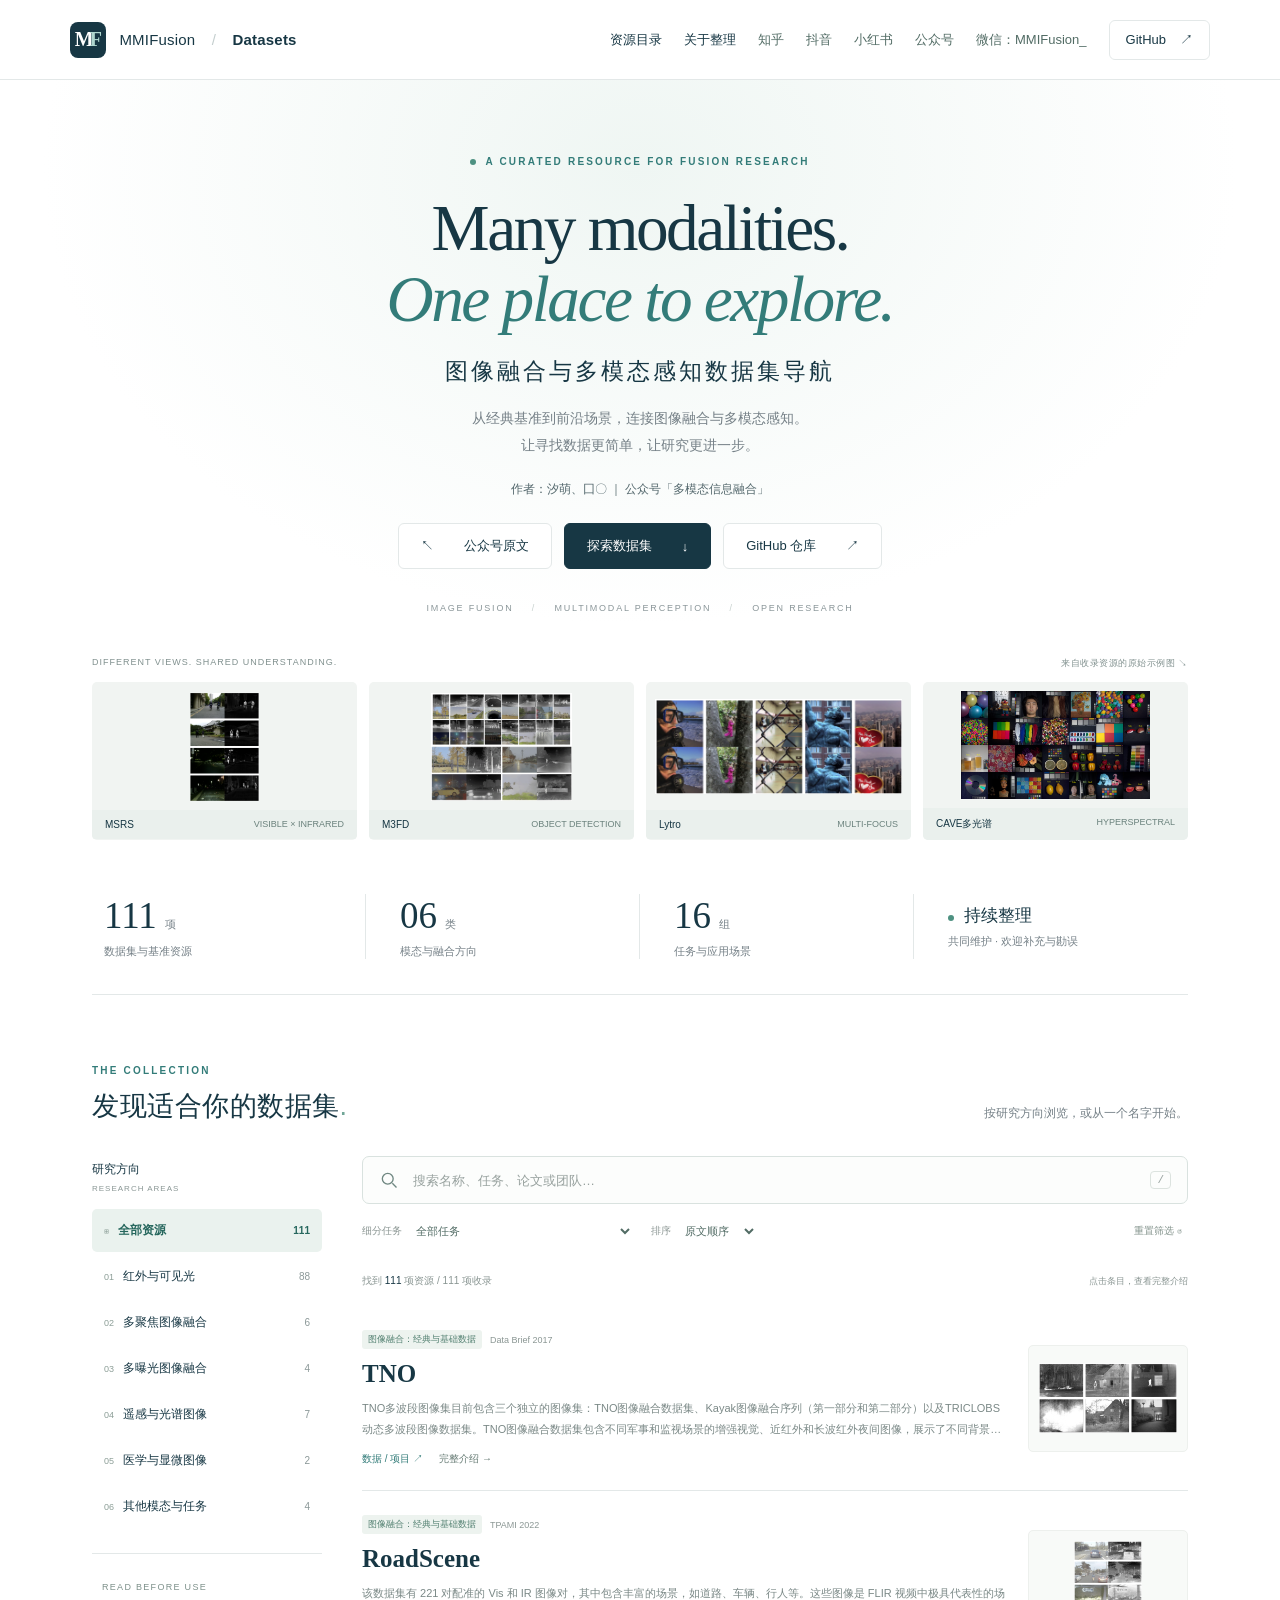
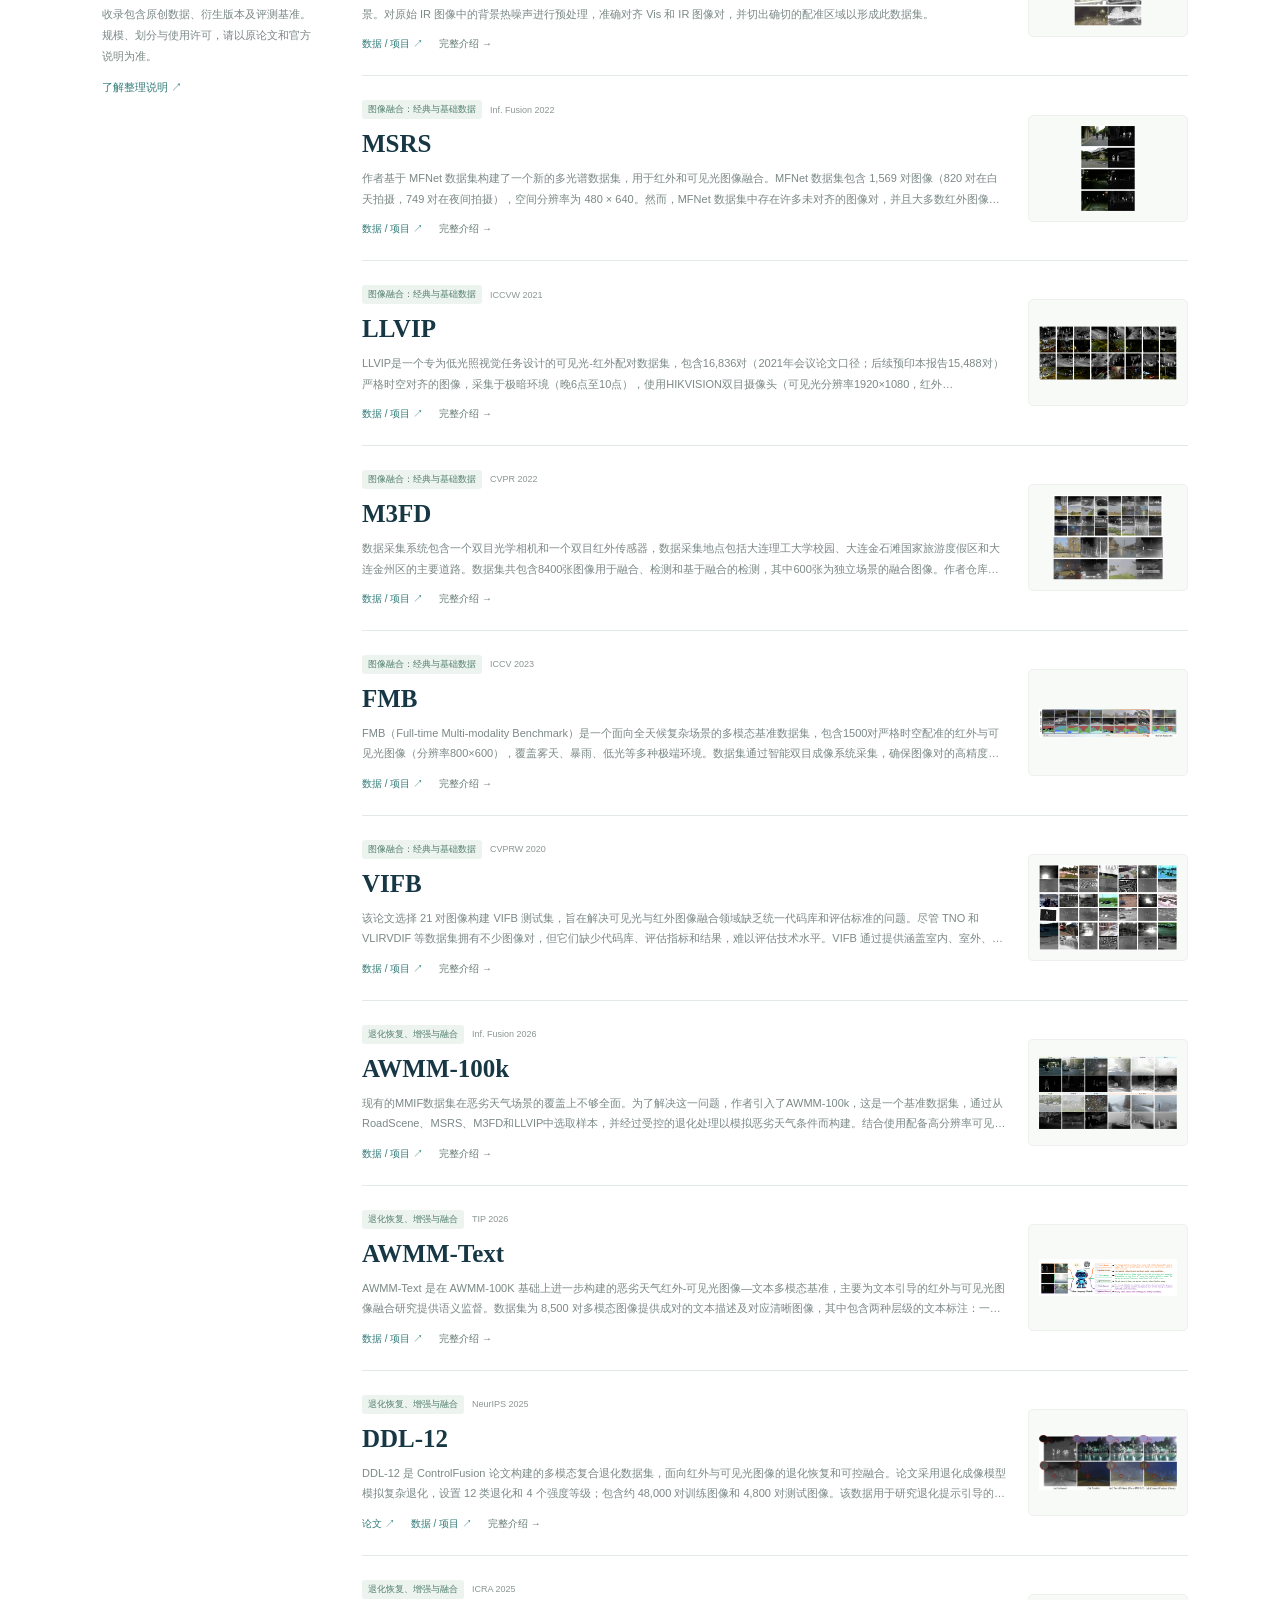
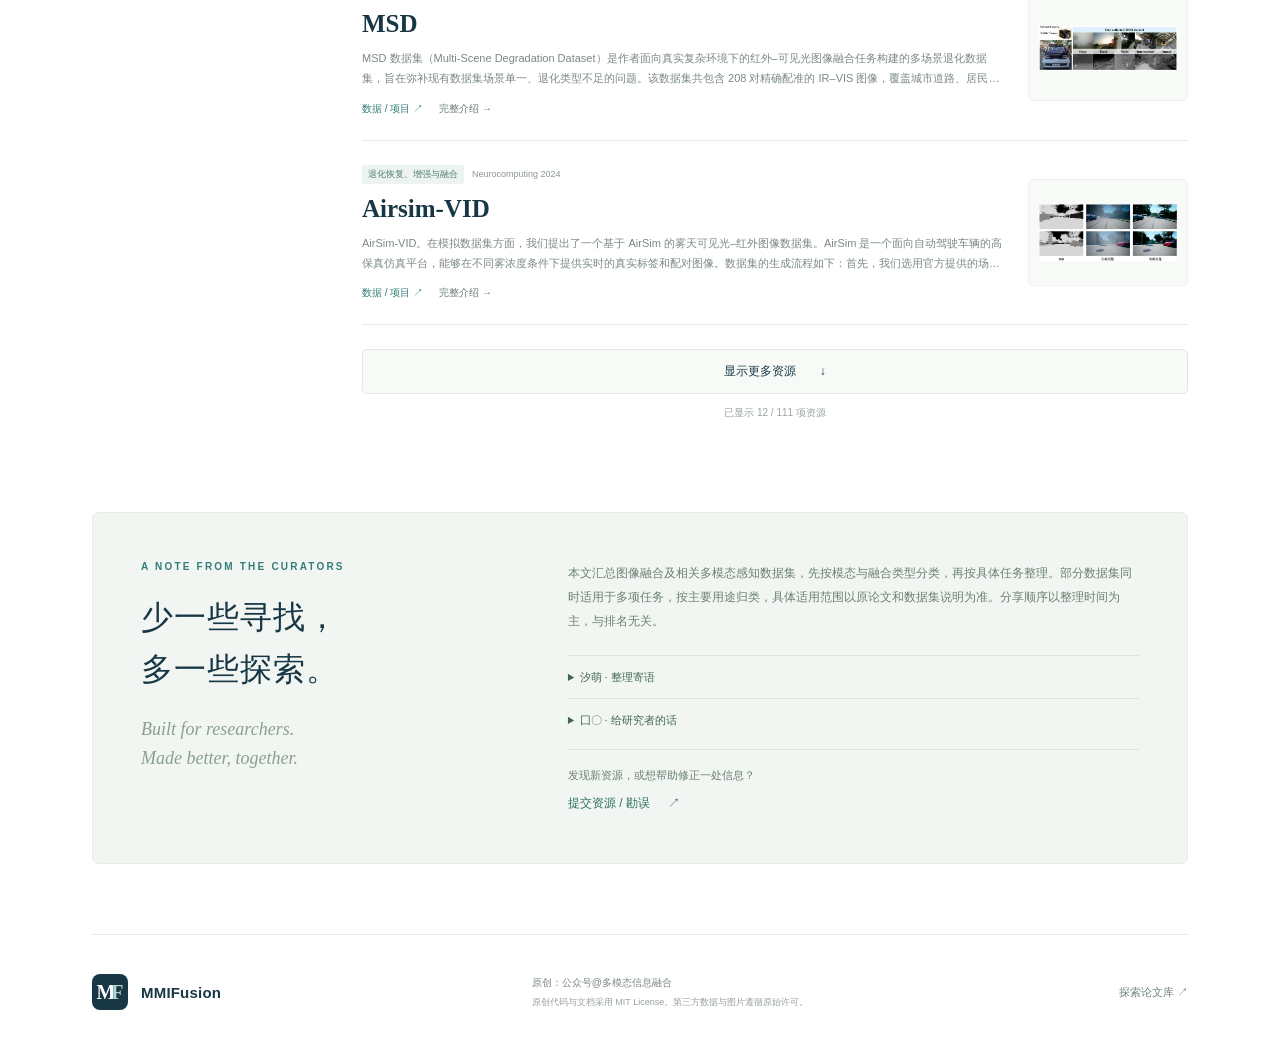
<file: docs/index.html>
<!doctype html>
<html lang="zh-CN">
<head>
<meta charset="utf-8"><meta name="viewport" content="width=device-width,initial-scale=1">
<meta name="description" content="多模态信息融合整理的图像融合与多模态感知数据集导航，涵盖111项数据集与基准资源。">
<meta name="theme-color" content="#153d4b"><meta property="og:title" content="Datasets · MMIFusion"><meta property="og:description" content="图像融合与多模态感知数据集导航 · 111 项资源，6 大研究方向">
<title>Datasets · 图像融合与多模态感知数据集导航</title>
<link rel="icon" href="assets/favicon.svg" type="image/svg+xml"><link rel="stylesheet" href="assets/style.css">
<script src="assets/app.js?v=m4-sar-authors-20261106" defer></script>
</head>
<body>
<a class="skip" href="#catalog">跳转到数据集目录</a>
<header class="header"><a class="brand" href="./"><span class="brandmark" aria-hidden="true">M<span>F</span></span><span>MMIFusion <span class="brand-divider">/</span> <strong>Datasets</strong></span></a><nav aria-label="主导航"><a href="#catalog">资源目录</a><a href="#about">关于整理</a><a class="social-nav" href="https://www.zhihu.com/people/MMIFusion" target="_blank" rel="noopener noreferrer">知乎</a><a class="social-nav" href="https://v.douyin.com/WguilqNP8RQ/" target="_blank" rel="noopener noreferrer">抖音</a><a class="social-nav" href="https://xhslink.cn/o/6F64cKjEBxg" target="_blank" rel="noopener noreferrer">小红书</a><a class="social-nav" href="https://mp.weixin.qq.com/mp/appmsgalbum?__biz=MzYzMzIzOTk3MA==&amp;action=getalbum&amp;album_id=4328699245072433170#wechat_redirect" target="_blank" rel="noopener noreferrer">公众号</a><a class="wechat-contact" href="https://mp.weixin.qq.com/s/YtYd8Iujz2-xZDoECvzmzw?token=360709783&amp;lang=zh_CN&amp;scene=1#wechat_redirect" target="_blank" rel="noopener noreferrer"><span class="wechat-label">微信：</span><span class="wechat-id">MMIFusion_</span></a><a class="github-nav" href="https://github.com/MMIFusion/Datasets" target="_blank" rel="noopener noreferrer">GitHub <span aria-hidden="true">↗</span></a></nav></header>
<main>
<section class="hero" aria-labelledby="title"><div class="eyebrow"><span></span> A CURATED RESOURCE FOR FUSION RESEARCH</div><h1 id="title">Many modalities.<br><em>One place to explore.</em></h1><p class="hero-cn">图像融合与多模态感知数据集导航</p><p class="hero-description">从经典基准到前沿场景，连接图像融合与多模态感知。<br>让寻找数据更简单，让研究更进一步。</p><div class="authors">作者：汐萌、囗〇 ｜ 公众号「多模态信息融合」</div><div class="hero-actions"><a class="button secondary" href="https://mp.weixin.qq.com/s/ygUEl8rsOwjVFrlY5kdRDw" target="_blank" rel="noopener noreferrer"><span aria-hidden="true">↖</span> 公众号原文</a><a class="button primary" href="#catalog">探索数据集 <span>↓</span></a><a class="button secondary" href="https://github.com/MMIFusion/Datasets" target="_blank" rel="noopener noreferrer">GitHub 仓库 <span>↗</span></a></div><div class="hero-note">IMAGE FUSION <span> / </span> MULTIMODAL PERCEPTION <span> / </span> OPEN RESEARCH</div></section>
<section class="visual-strip" aria-label="原文数据集示例"><div class="strip-caption"><span>DIFFERENT VIEWS. SHARED UNDERSTANDING.</span><span>来自收录资源的原始示例图 ↘</span></div><div class="visual-grid" id="visual-grid"></div></section>
<section class="stats" aria-label="资源统计"><div><strong>111<span>项</span></strong><p>数据集与基准资源</p></div><div><strong>06<span>类</span></strong><p>模态与融合方向</p></div><div><strong>16<span>组</span></strong><p>任务与应用场景</p></div><div class="stat-text"><span class="live-dot"></span><strong>持续整理</strong><p>共同维护 · 欢迎补充与勘误</p></div></section>
<section class="catalog-section" id="catalog"><div class="section-heading"><div><span class="eyebrow">THE COLLECTION</span><h2>发现适合你的数据集<span>.</span></h2></div><p>按研究方向浏览，或从一个名字开始。</p></div><div class="catalog-layout"><aside class="sidebar"><p class="small-label">研究方向 <span>RESEARCH AREAS</span></p><div id="categories" role="group" aria-label="研究方向筛选"></div><div class="sidebar-note"><span>READ BEFORE USE</span><p>收录包含原创数据、衍生版本及评测基准。规模、划分与使用许可，请以原论文和官方说明为准。</p><a href="#about">了解整理说明 ↗</a></div></aside><div class="catalog-main"><div class="search-box"><svg viewBox="0 0 24 24" fill="none" stroke="currentColor" stroke-width="1.6" aria-hidden="true"><circle cx="10.5" cy="10.5" r="6.5"/><path d="m16 16 5 5"/></svg><input id="search" type="search" placeholder="搜索名称、任务、论文或团队…" aria-label="搜索数据集"><kbd>/</kbd></div><div class="filter-row"><label>细分任务<select id="task"><option value="">全部任务</option></select></label><label>排序<select id="sort"><option value="source">原文顺序</option><option value="name">名称 A–Z</option><option value="year">发表年份 ↓</option></select></label><button class="reset" id="reset">重置筛选 ↺</button></div><div class="results-bar"><p id="result-count" role="status" aria-live="polite">正在加载资源…</p><span>点击条目，查看完整介绍</span></div><div id="results"></div><div id="empty" hidden><h3>没有找到匹配的资源</h3><p>试试其他关键词，或清除筛选条件。</p><button class="button secondary" id="empty-reset">清除筛选</button></div><button class="load-more" id="load-more" hidden>显示更多资源 <span>↓</span></button><p class="load-status" id="load-status"></p><noscript><p>开启 JavaScript 以使用搜索与筛选，或直接阅读 <a href="https://github.com/MMIFusion/Datasets/blob/main/docs/CATALOG.md">完整数据集目录</a>。</p></noscript></div></div></section>
<section class="about" id="about"><div><span class="eyebrow">A NOTE FROM THE CURATORS</span><h2>少一些寻找，<br>多一些探索。</h2><p class="about-en">Built for researchers.<br>Made better, together.</p></div><div class="about-copy"><p>本文汇总图像融合及相关多模态感知数据集，先按模态与融合类型分类，再按具体任务整理。部分数据集同时适用于多项任务，按主要用途归类，具体适用范围以原论文和数据集说明为准。分享顺序以整理时间为主，与排名无关。</p><details><summary>汐萌 · 整理寄语</summary><p>本文80%的数据集是平时阅读论文收集整理而来，余下工作用AI查漏补缺，并补充部分信息。可能会存在一定的不足或错误，还请见谅。因此，一切信息请参考并以原文为主！希望总结的内容，能对你的研究有所帮助。最后，感谢全部开源的研究者，为信息融合完善数据基石。</p></details><details><summary>囗〇 · 给研究者的话</summary><p>希望这篇文章能让你少花一些找数据的时间，多留一点精力给真正想解决的问题。选数据前，先看它是否贴近您的任务，再核对配准、标注、训练测试划分与使用许可。遇到不一致的信息，请回到原论文和官方仓库，也欢迎把勘误与新资源分享出来。愿您的每一次实验，都离清楚、可靠的结论更近一步。</p></details><div class="contribute"><p>发现新资源，或想帮助修正一处信息？</p><a href="https://github.com/MMIFusion/Datasets/issues" target="_blank" rel="noopener noreferrer">提交资源 / 勘误 <span>↗</span></a></div></div></section>
</main><footer><a class="brand" href="#"><span class="brandmark" aria-hidden="true">M<span>F</span></span><strong>MMIFusion</strong></a><p>原创：公众号@多模态信息融合<br><span>原创代码与文档采用 MIT License。第三方数据与图片遵循原始许可。</span></p><a href="https://github.com/MMIFusion/ImageFusion" target="_blank" rel="noopener noreferrer">探索论文库 ↗</a></footer>
<dialog id="detail"><div class="dialog-header"><span>DATASET PROFILE</span><button id="close-dialog" aria-label="关闭详情">✕</button></div><div id="detail-content"></div></dialog>
</body></html>
</file>
<file: docs/assets/style.css>
:root{--ink:#173744;--teal:#337c79;--muted:#758087;--line:#e3e8e8;--paper:#fafbf9;--serif:Georgia,'Times New Roman',serif}*{box-sizing:border-box}html{scroll-behavior:smooth;scroll-padding-top:90px}body{margin:0;color:var(--ink);background:white;font-family:-apple-system,BlinkMacSystemFont,'Segoe UI','PingFang SC','Microsoft YaHei',sans-serif;font-size:14px;-webkit-font-smoothing:antialiased}a{color:inherit;text-decoration:none}button,input,select{font:inherit}button,a,input,select,summary{-webkit-tap-highlight-color:transparent}button,a,summary{touch-action:manipulation}button{cursor:pointer}button:focus-visible,a:focus-visible,input:focus-visible,select:focus-visible,summary:focus-visible{outline:3px solid #70b3b0;outline-offset:4px}button{color:inherit}header{height:80px;padding:0 5.5%;display:flex;align-items:center;justify-content:space-between;border-bottom:1px solid var(--line);background:rgba(255,255,255,.96);position:sticky;top:0;z-index:10}.brand{display:flex;align-items:center;gap:13px;letter-spacing:.2px;font-size:15px}.brandmark{font:700 20px var(--serif);width:36px;height:36px;display:flex;align-items:center;justify-content:center;background:var(--ink);color:white;border-radius:8px;letter-spacing:-4px;padding-right:4px}.brandmark span{color:#b0d7cf}.brand-divider{padding:0 12px;color:#c4cece}.brand strong{font-weight:600}nav{display:flex;align-items:center;gap:32px;font-size:13px}nav a:hover{color:var(--teal)}.github-nav{border:1px solid var(--line);border-radius:6px;padding:10px 16px}.github-nav span{margin-left:10px}.hero{text-align:center;padding:76px 24px 44px;position:relative;background:radial-gradient(ellipse at 50% 15%,#eff6f3 0,white 66%)}.eyebrow{font-size:10px;letter-spacing:2.2px;font-weight:600;color:var(--teal);display:block}.hero .eyebrow{display:flex;justify-content:center;align-items:center;gap:9px}.eyebrow>span,.live-dot{display:inline-block;width:6px;height:6px;border-radius:50%;background:#4d9181}h1{font-family:var(--serif);font-size:clamp(42px,5.1vw,72px);font-weight:400;line-height:1.08;letter-spacing:-2.5px;margin:26px 0 22px}h1 em{color:var(--teal);font-weight:400}.hero-cn{font-size:23px;letter-spacing:3px;margin:0 0 18px;font-weight:500}.hero-description{color:var(--muted);line-height:1.9;font-size:14px;margin:0}.authors{display:flex;align-items:center;justify-content:center;gap:14px;margin-top:23px;font-size:12px;color:#53676c}.authors>span{color:#a4b1af}.author-line{height:12px;width:1px;background:#b8c6c2;margin:0 3px}.hero-actions{display:flex;justify-content:center;gap:12px;margin:25px 0 34px}.button{display:inline-flex;align-items:center;justify-content:center;gap:30px;border-radius:6px;padding:13px 22px;font-size:13px;border:1px solid var(--line);transition:transform .2s,background .2s}.button:hover{transform:translateY(-2px)}.primary{background:var(--ink);color:white;border-color:var(--ink)}.primary:hover{background:#285868}.secondary{background:white}.hero-note{font-size:9px;letter-spacing:1.8px;color:#8a9699}.hero-note span{padding:0 14px;color:#c6d0cd}.visual-strip{max-width:1140px;margin:0 auto;padding:0 22px}.strip-caption{display:flex;justify-content:space-between;font-size:9px;letter-spacing:1px;color:#81918f;margin-bottom:12px}.strip-caption span:last-child{letter-spacing:.5px}.visual-grid{display:grid;grid-template-columns:repeat(4,1fr);gap:12px}.visual-tile{margin:0;position:relative;overflow:hidden;background:#f1f4f2;border-radius:5px;min-height:158px;display:flex;flex-direction:column;justify-content:center}.visual-tile img{width:100%;height:126px;object-fit:contain;padding:9px;}.visual-tile figcaption{display:flex;justify-content:space-between;padding:9px 13px;background:#eaf0ed;font-size:10px}.visual-tile figcaption span{color:#6b827d;font-size:9px}.stats{max-width:1096px;margin:30px auto 0;display:grid;grid-template-columns:repeat(4,1fr);padding:24px 0 35px;border-bottom:1px solid var(--line)}.stats>div{padding-left:34px;border-right:1px solid var(--line)}.stats>div:first-child{padding-left:12px}.stats>div:last-child{border:0}.stats strong{font:400 37px var(--serif)}.stats strong>span{font:11px sans-serif;padding-left:8px;color:var(--muted)}.stats p{font-size:11px;color:var(--muted);margin:7px 0 0}.stats .stat-text strong{font:500 17px sans-serif}.stat-text{padding-top:10px}.stat-text .live-dot{margin-right:10px}.catalog-section{max-width:1140px;margin:70px auto 80px;padding:0 22px}.section-heading{display:flex;align-items:end;justify-content:space-between;margin-bottom:32px}.section-heading h2{font-size:27px;font-weight:500;letter-spacing:.5px;margin:12px 0 0}.section-heading h2 span{color:#70a697}.section-heading>p{font-size:12px;color:var(--muted);margin-bottom:2px}.catalog-layout{display:grid;grid-template-columns:230px minmax(0,1fr);gap:40px}.sidebar{align-self:start;position:sticky;top:110px}.small-label{font-size:12px;margin:5px 0 16px}.small-label span{font-size:8px;letter-spacing:1px;color:#8a9795;display:block;margin-top:6px}.category{display:flex;align-items:center;justify-content:space-between;width:100%;padding:13px 12px;text-align:left;border:0;background:transparent;border-radius:5px;font-size:12px;margin:3px 0;gap:6px}.category .count{font-size:10px;color:#8b9898;font-variant-numeric:tabular-nums}.category:hover{background:#f5f7f6}.category.active{background:#eaf2ee;color:#26675d;font-weight:600}.category.active .count{color:#26675d}.category .cat-name{display:flex;align-items:center;gap:9px}.cat-index{font-size:9px;color:#8c9e97;font-weight:400}.sidebar-note{border-top:1px solid var(--line);margin-top:25px;padding:23px 10px}.sidebar-note>span{font-size:9px;letter-spacing:1.3px;color:#7e918b}.sidebar-note p{font-size:11px;line-height:1.9;color:#7b8887}.sidebar-note a{font-size:11px;color:var(--teal)}.search-box{display:flex;align-items:center;gap:12px;padding:0 16px;border:1px solid #d9e2df;border-radius:7px;background:#fcfdfc;height:48px}.search-box:focus-within{border-color:var(--teal)}.search-box svg{width:20px;flex:none;color:#6f8781}.search-box input{width:100%;border:0;background:transparent;outline:none;font-size:13px;color:var(--ink);min-width:0}.search-box input:focus-visible{outline:none}.search-box input::placeholder{color:#98a29f}.search-box kbd{border:1px solid #dce3df;border-radius:4px;padding:2px 6px;color:#98a29f;font-size:11px}.filter-row{display:flex;gap:18px;align-items:center;margin-top:12px}.filter-row label{display:flex;align-items:center;gap:7px;font-size:10px;color:#8b9693}.filter-row select{color:#526c65;border:0;background:white;font-size:11px;max-width:235px;padding:8px 3px}.reset{margin-left:auto;border:0;background:none;font-size:10px;color:#82928b;white-space:nowrap}.results-bar{display:flex;justify-content:space-between;align-items:center;margin:18px 0 8px;color:#8a9693;font-size:10px}.results-bar strong{color:var(--ink);font-weight:500}.results-bar>span{font-size:9px}.dataset-card{display:grid;grid-template-columns:minmax(0,1fr) 160px;gap:22px;padding:24px 0;border-bottom:1px solid var(--line);align-items:center}.card-meta{display:flex;gap:8px;align-items:center;flex-wrap:wrap;font-size:9px;color:#8a9693;margin-bottom:9px}.tag{background:#edf3ef;color:#548172;border-radius:3px;padding:3px 6px;font-size:9px}.card-title{font-family:var(--serif);font-size:25px;line-height:1.25;letter-spacing:-.5px;margin:0 0 9px;overflow-wrap:anywhere}.card-title button{background:none;border:0;padding:0;text-align:left;font:inherit;color:var(--ink)}.card-title button:hover{color:var(--teal)}.card-description{font-size:11px;color:#7b8987;line-height:1.85;display:-webkit-box;-webkit-line-clamp:2;-webkit-box-orient:vertical;overflow:hidden;margin:0 0 13px}.card-links{display:flex;align-items:center;gap:16px;font-size:10px;flex-wrap:wrap}.card-links a{color:var(--teal)}.card-links a:hover{text-decoration:underline}.details-button{border:0;background:none;padding:0;font-size:10px;color:#657a73}.card-image{border:1px solid #edf0ed;background:#f8faf8;border-radius:5px;padding:10px;display:flex;align-items:center;justify-content:center;height:107px;width:100%;cursor:pointer}.card-image img{width:100%;height:100%;object-fit:contain;}.no-image{font-size:11px;color:#85928c;font-family:var(--serif);letter-spacing:1px}.status{color:#a17c40}.load-more{width:100%;padding:13px;background:#f8faf8;border:1px solid #e1e8e3;border-radius:5px;margin-top:24px;font-size:12px}.load-more span{margin-left:20px}.load-more:hover{background:#edf3ee}.load-status{text-align:center;font-size:10px;color:#9aa49f;margin:12px 0}.about{max-width:1096px;margin:0 auto 70px;padding:48px;background:#f2f6f3;border:1px solid #e7eee8;border-radius:7px;display:grid;grid-template-columns:1fr 1.6fr;gap:70px}.about h2{font-size:32px;line-height:1.6;font-weight:400;letter-spacing:1px;margin:20px 0}.about-en{font:italic 18px/1.6 var(--serif);color:#8a9e94}.about-copy{font-size:12px;line-height:2;color:#6b7f75}.about-copy>p{margin:0 0 22px}.about-copy details{border-top:1px solid #dce5dd;padding:10px 0}.about-copy summary{cursor:pointer;font-size:11px;color:#3f6555}.about-copy details p{font-size:11px}.contribute{border-top:1px solid #dce5dd;margin-top:8px;padding-top:14px}.contribute p{font-size:11px;margin:0 0 5px}.contribute a{font-size:12px;color:#2b6f5b}.contribute a span{padding-left:15px}footer{border-top:1px solid var(--line);max-width:1096px;margin:auto;padding:28px 0 35px;display:flex;align-items:center;justify-content:space-between;gap:20px}footer p{font-size:10px;color:#7b8881;line-height:1.9}footer p span{font-size:9px;color:#97a19c}footer>a:last-child{font-size:11px;color:#6d8376}.skip{position:fixed;top:-70px;left:20px;background:white;padding:15px;z-index:100}.skip:focus{top:10px}#empty{text-align:center;padding:60px 15px}#empty h3{font-weight:500}#empty p{color:var(--muted);font-size:12px}dialog{border:1px solid #dfe7e1;border-radius:12px;padding:0;width:min(860px,calc(100% - 32px));max-height:88vh;color:var(--ink);box-shadow:0 30px 120px #163d4430}dialog::backdrop{background:#16323c70;backdrop-filter:blur(5px)}.dialog-header{display:flex;justify-content:space-between;align-items:center;position:sticky;top:0;background:white;padding:16px 30px;border-bottom:1px solid var(--line);z-index:1;font-size:10px;letter-spacing:1.5px;color:var(--teal)}.dialog-header button{background:#f0f5f1;border:0;border-radius:50%;width:32px;height:32px}#detail-content{padding:30px 38px 40px}#detail-content h2{font:36px var(--serif);margin:14px 0;overflow-wrap:anywhere}.detail-title{font-size:13px;line-height:1.8;color:var(--muted)}.detail-fields{display:grid;grid-template-columns:65px minmax(0,1fr);font-size:12px;line-height:1.9;gap:12px;margin:24px 0}.detail-fields dt{color:#8c9a92}.detail-fields dd{margin:0;overflow-wrap:anywhere}.detail-description{white-space:pre-line;font-size:13px;line-height:2;color:#536c60;border-top:1px solid var(--line);padding-top:24px}.detail-images{margin-top:25px}.detail-images a{display:block;margin:14px 0}.detail-images img{max-width:100%;height:auto;display:block;margin:auto}.detail-source{font-size:10px;color:#8c9990;line-height:1.8;overflow-wrap:anywhere}.permalink{margin-top:25px;font-size:11px;border:1px solid var(--line);background:white;border-radius:5px;padding:10px 15px}.image-error{font-size:10px;color:#7b8981}.image-error a{text-decoration:underline}[hidden]{display:none!important}@media(min-width:1500px){.hero{padding-top:90px}}@media(max-width:1000px){.stats,.about,footer{margin-left:22px;margin-right:22px}.catalog-layout{grid-template-columns:195px minmax(0,1fr);gap:24px}.dataset-card{grid-template-columns:minmax(0,1fr) 135px;gap:15px}.category{font-size:11px}.filter-row{gap:9px}.filter-row select{max-width:175px}.about{gap:35px;padding:34px}}@media(max-width:700px){header{height:65px;padding:0 20px}.brand{font-size:12px;gap:8px}.brandmark{width:30px;height:30px;font-size:18px}.brand-divider{padding:0 5px}nav{gap:14px;font-size:11px}nav>a:nth-child(2){display:none}.github-nav{padding:7px 10px}.github-nav span{margin-left:4px}.hero{padding:48px 20px 30px}.hero .eyebrow{font-size:8px;letter-spacing:1.2px}h1{font-size:45px;letter-spacing:-1.8px;margin:24px 0 20px}.hero-cn{font-size:17px;letter-spacing:1px}.hero-description{font-size:12px}.authors{font-size:10px;gap:9px}.button{font-size:12px;padding:12px 17px;gap:20px}.hero-note{font-size:7px;letter-spacing:.5px}.hero-note span{padding:0 5px}.strip-caption{font-size:7px}.strip-caption span:last-child{display:none}.visual-grid{grid-template-columns:repeat(2,1fr);gap:9px}.visual-tile{min-height:120px}.visual-tile img{height:92px}.visual-tile figcaption{font-size:9px;padding:7px 10px}.visual-tile figcaption span{font-size:8px}.stats{grid-template-columns:repeat(2,1fr);gap:24px 0;padding:20px 0 28px;margin-top:15px}.stats>div{padding-left:24px}.stats>div:first-child,.stats>div:nth-child(3){padding-left:10px}.stats>div:nth-child(2){border:0}.stats strong{font-size:30px}.stats p{font-size:10px}.stats .stat-text strong{font-size:15px}.catalog-section{margin-top:42px;margin-bottom:40px}.section-heading{display:block;margin-bottom:23px}.section-heading h2{font-size:23px}.section-heading>p{margin-top:12px;font-size:11px}.catalog-layout{display:block}.sidebar{position:static}.small-label,.sidebar-note{display:none}#categories{display:flex;gap:6px;overflow-x:auto;padding-bottom:13px;margin-bottom:12px}.category{width:auto;flex:none;padding:9px 11px;border:1px solid #e2e9e4;gap:12px;margin:0}.cat-index{display:none}.category .count{font-size:9px}.filter-row{flex-wrap:wrap;gap:4px 10px}.filter-row label{font-size:9px}.filter-row select{font-size:10px;max-width:165px}.reset{font-size:9px}.results-bar>span{display:none}.dataset-card{grid-template-columns:minmax(0,1fr) 105px;gap:14px;padding:22px 0}.card-title{font-size:23px}.card-image{height:85px;padding:5px}.card-description{font-size:11px}.card-meta{font-size:8px}.tag{font-size:8px}.card-links{gap:12px;font-size:9px}.details-button{font-size:9px}.about{display:block;padding:27px;margin-bottom:40px}.about h2{font-size:27px;margin:15px 0;line-height:1.4}.about-en{display:none}.about-copy{margin-top:25px;font-size:11px}footer{flex-wrap:wrap;padding-top:25px}footer p{order:3;width:100%;font-size:9px;margin:0}#detail-content{padding:22px}#detail-content h2{font-size:29px}.dialog-header{padding:12px 20px}.detail-fields{grid-template-columns:55px minmax(0,1fr);font-size:11px}.detail-description{font-size:12px}}@media(prefers-reduced-motion:reduce){html{scroll-behavior:auto}*{transition:none!important}}

/* Social profile navigation */
.header nav{gap:22px}.header nav a{white-space:nowrap}.social-nav{color:#526c65}
@media(max-width:1100px){.header{padding-left:24px;padding-right:24px}.header nav{gap:14px;font-size:12px}}
@media(max-width:1100px){html{scroll-padding-top:150px}.header{height:auto;min-height:104px;flex-wrap:wrap;justify-content:center;gap:12px;padding:13px 18px}.header nav{width:100%;justify-content:center;flex-wrap:wrap;gap:8px 16px;font-size:11px}.header nav>a:nth-child(2){display:inline}.header .github-nav{padding:5px 9px}}
@media(max-width:400px){.header nav{gap:8px 12px}.header nav .github-nav{padding:4px 7px}}

/* Match the adjacent social links without a contact box. */
.wechat-contact{display:inline;flex:none;padding:0;border:0;background:none;border-radius:0;color:#526c65;white-space:nowrap;user-select:none;-webkit-user-select:none;cursor:pointer;font:inherit}
.wechat-label,.wechat-id{font:inherit;color:inherit}
.wechat-contact:hover{color:var(--teal);background:none}

.hero-actions{flex-wrap:wrap}
</file>
